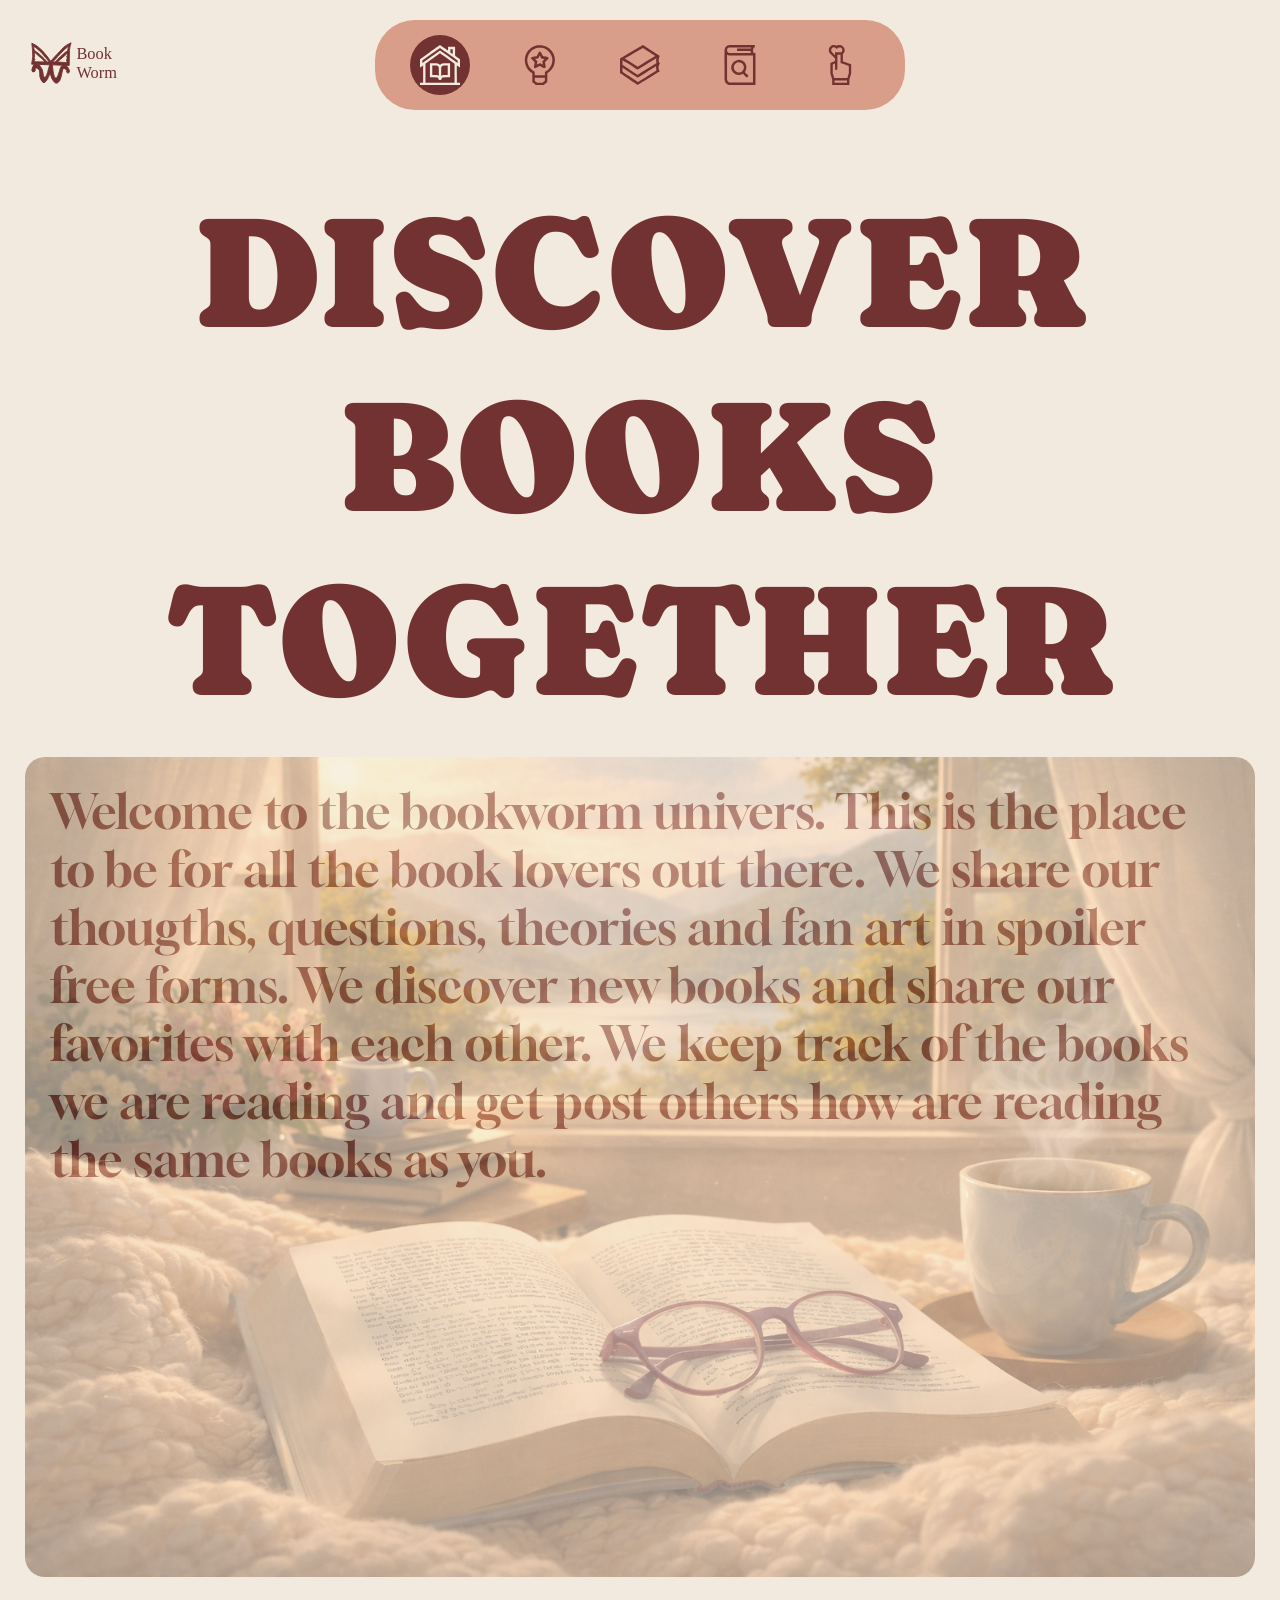
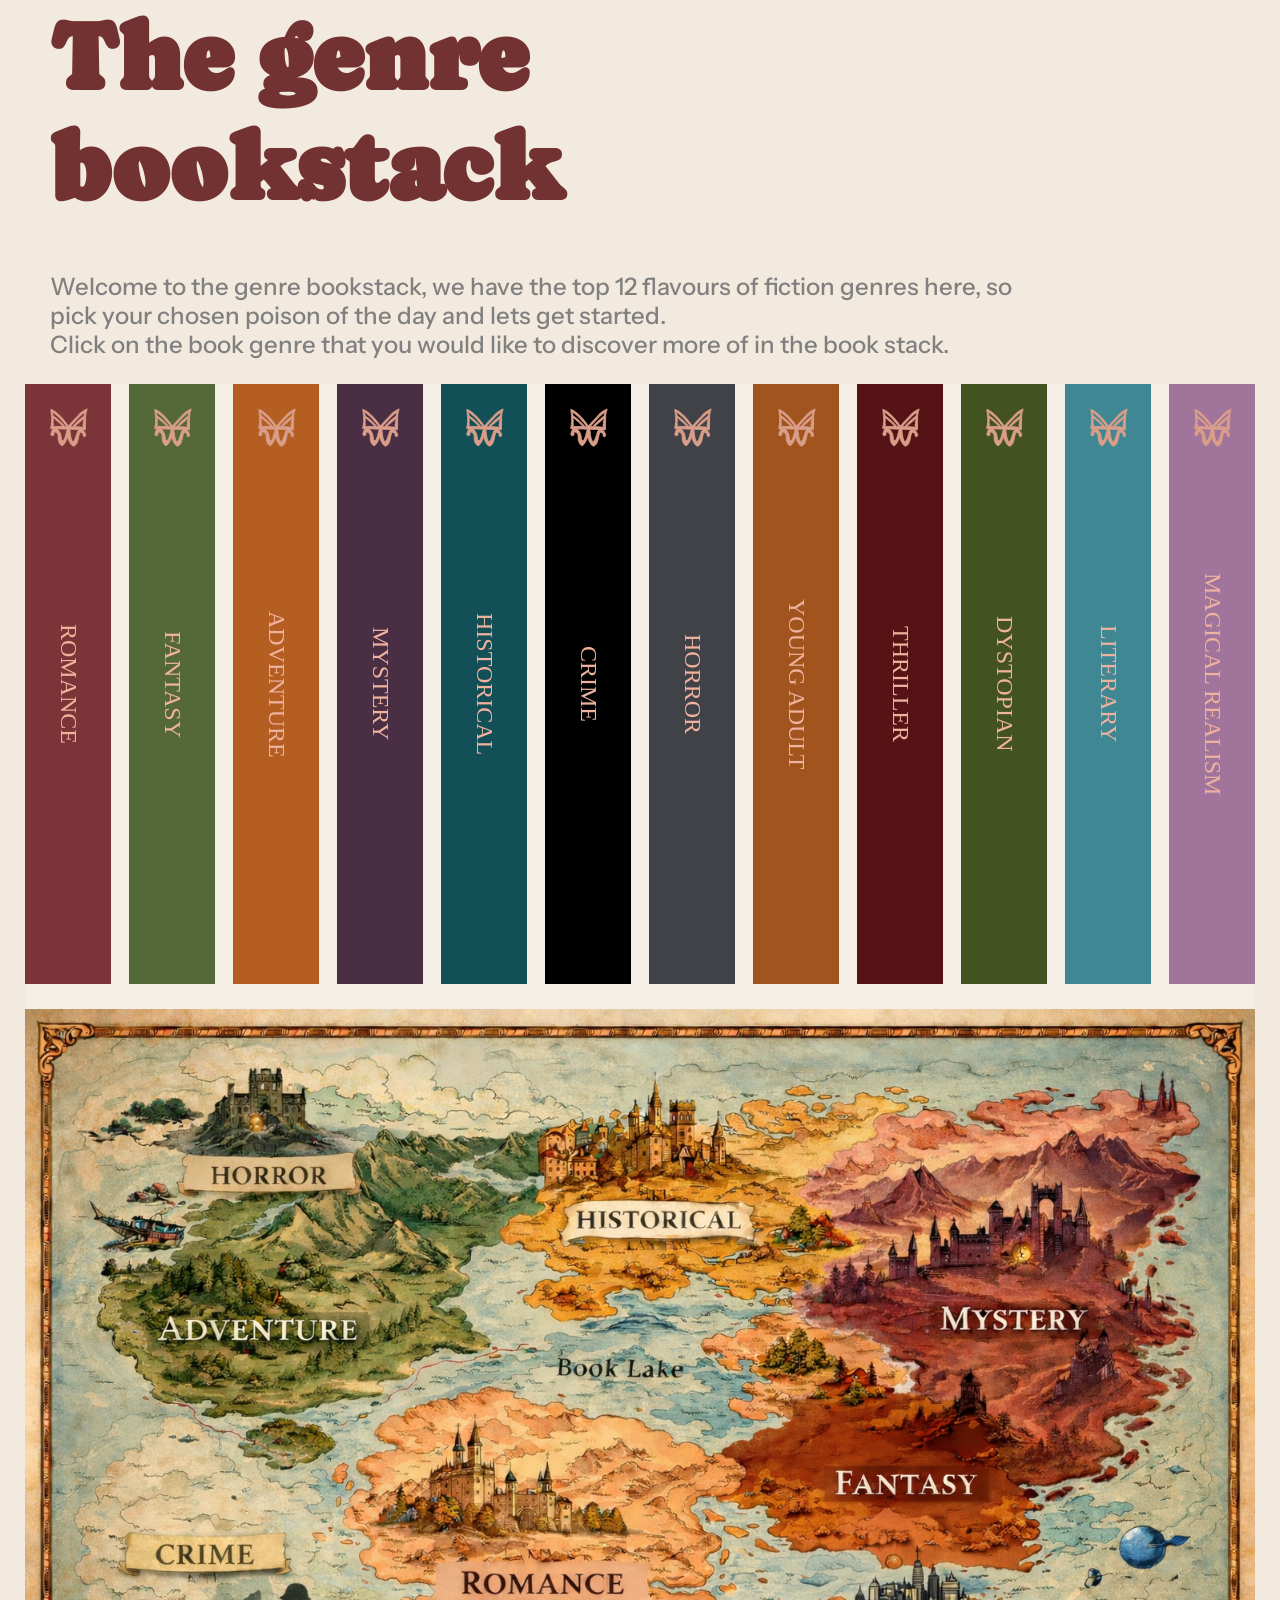
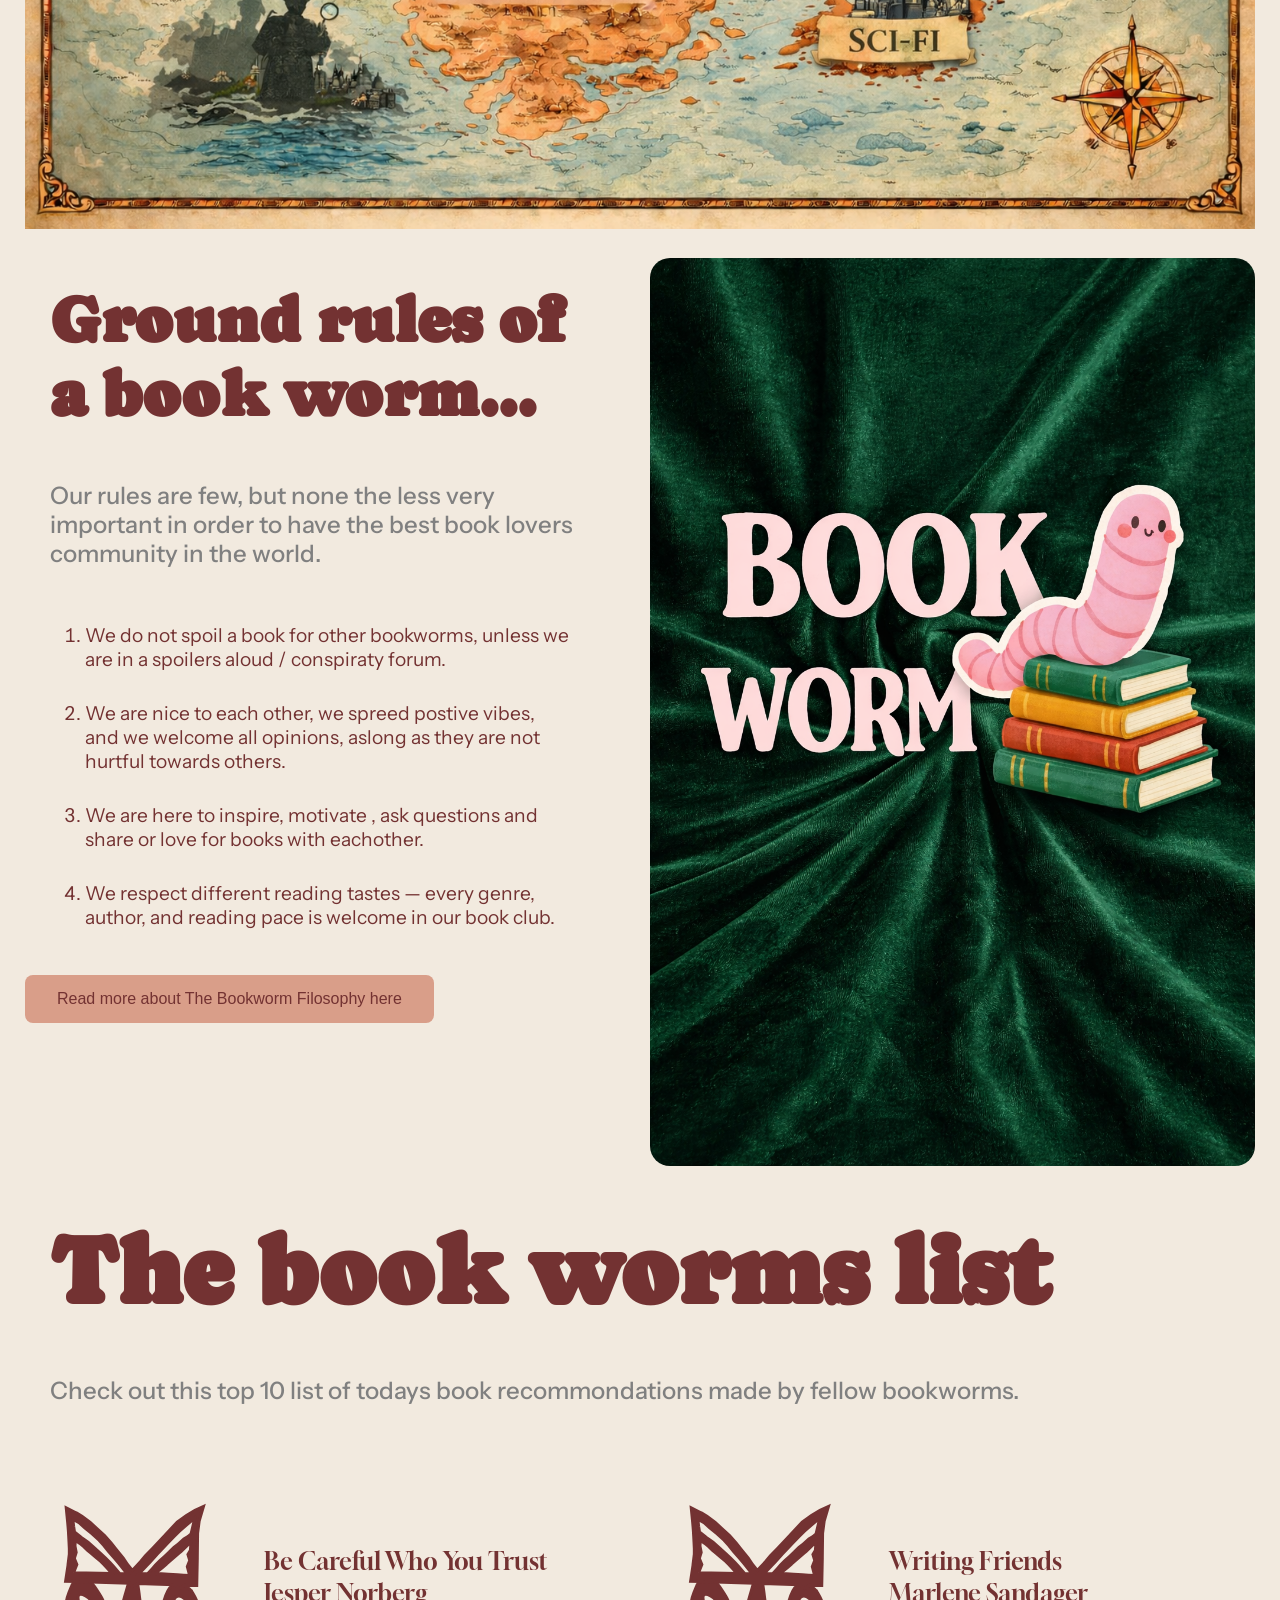
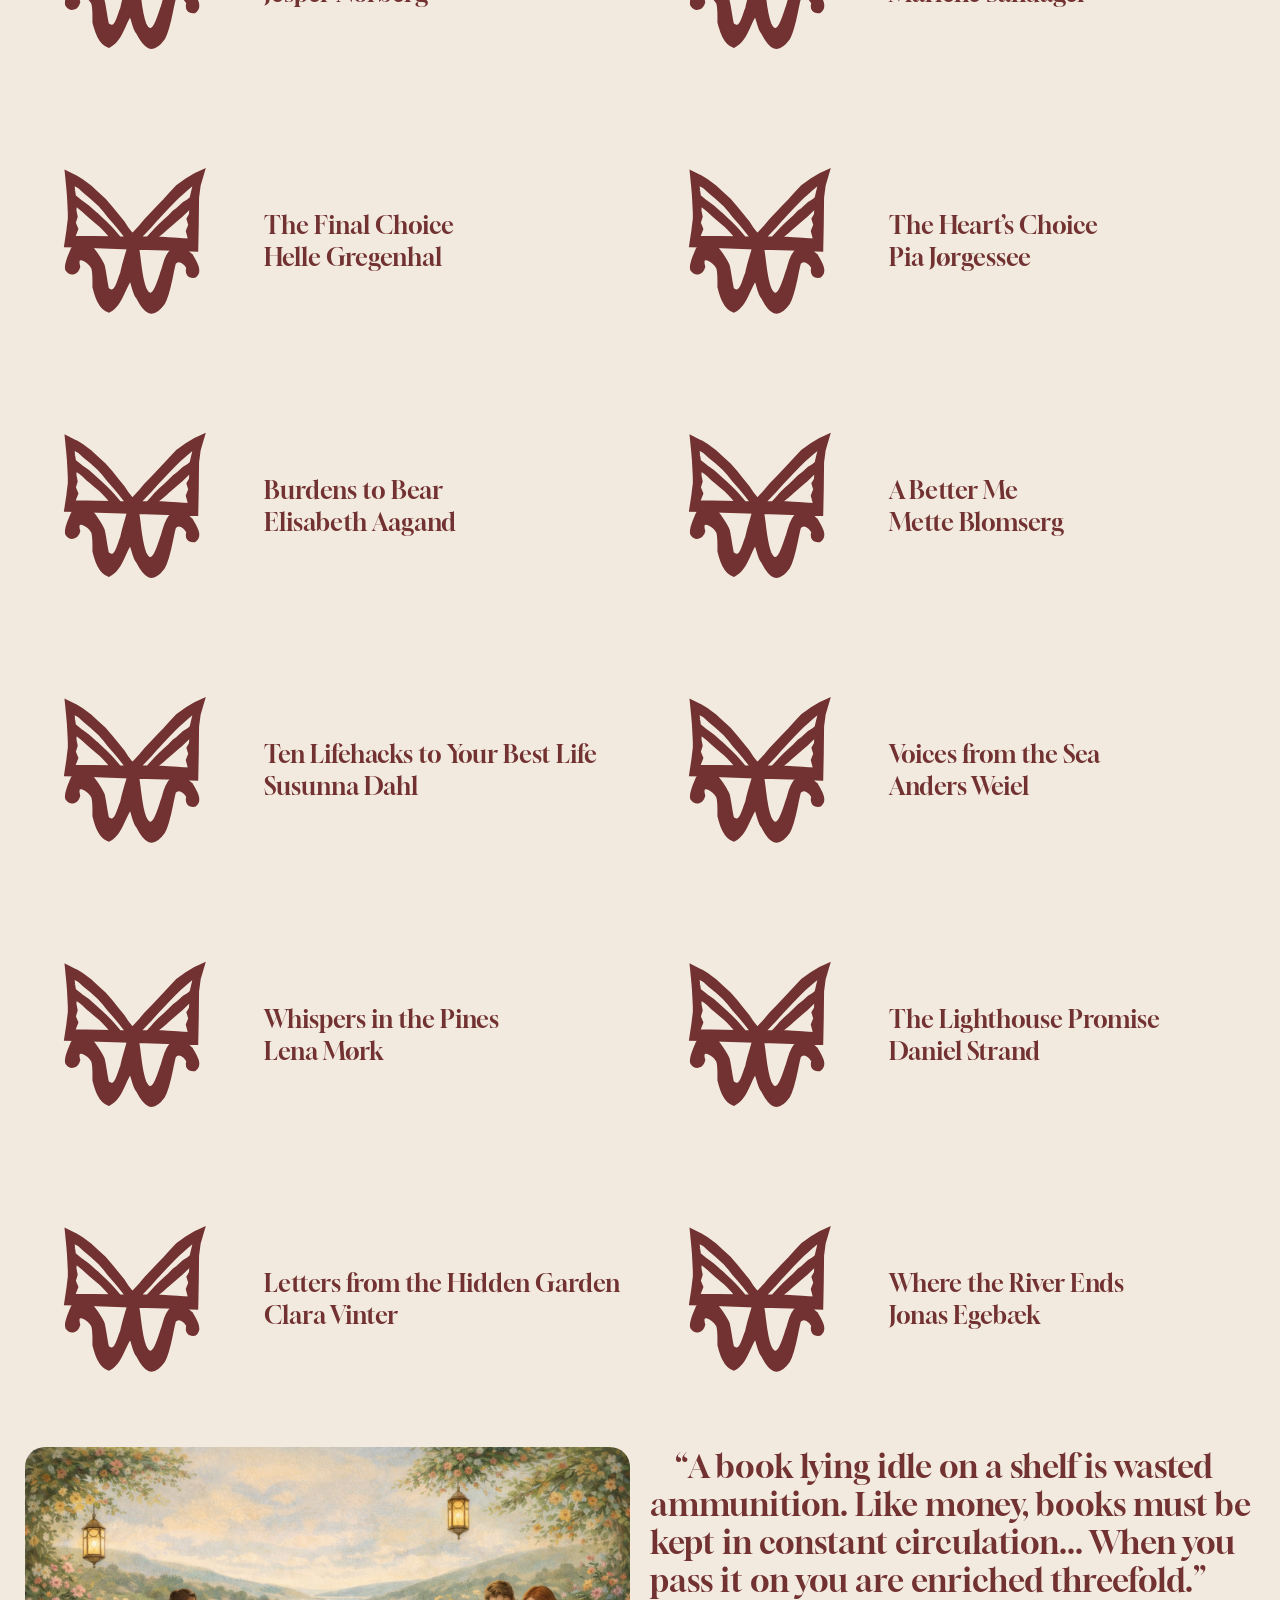
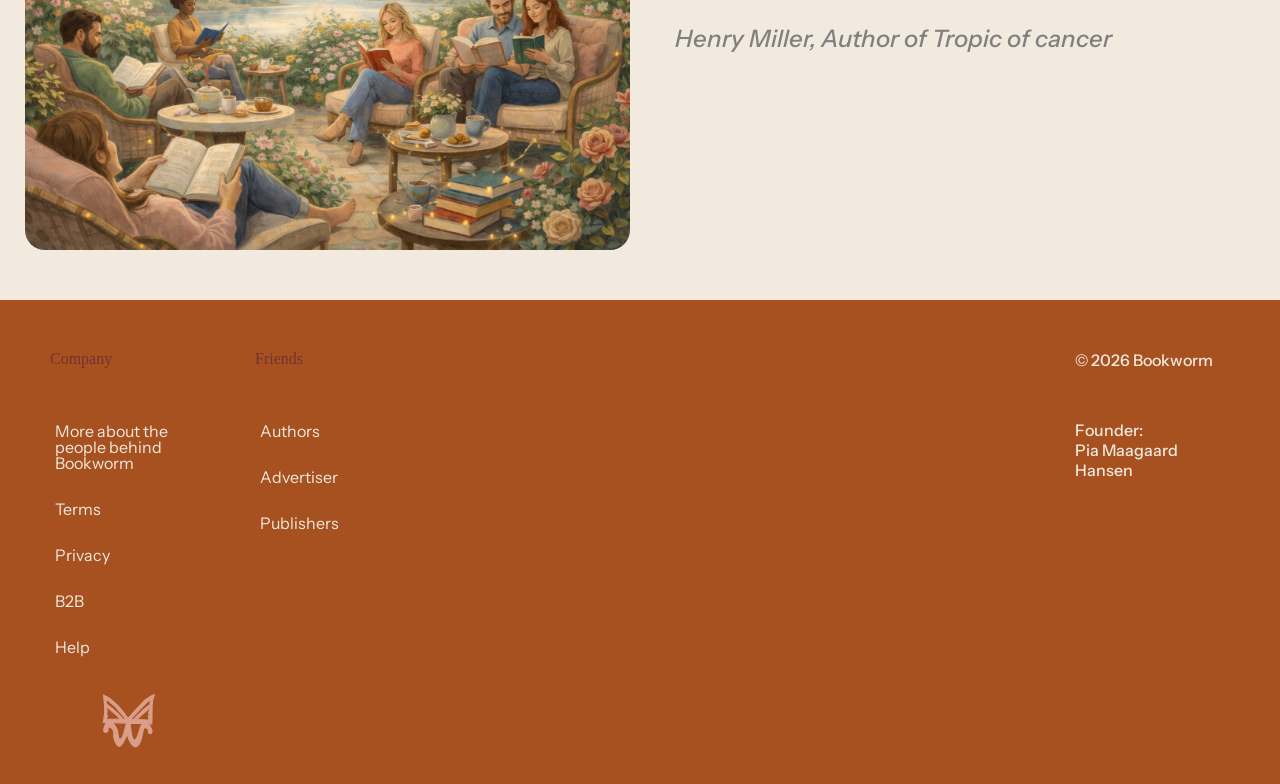
<file: index.html>
<!DOCTYPE html>
<html lang="da">

<head>
    <meta charset="utf-8">
    <meta name="viewport" content="width=device-width, initial-scale=1.0">
    <meta name="robots" content="noindex">
    <link rel="preconnect" href="https://fonts.googleapis.com">
    <link rel="preconnect" href="https://fonts.gstatic.com" crossorigin>
    <link
        href="https://fonts.googleapis.com/css2?family=Autour+One&family=Caprasimo&family=Gloock&family=Instrument+Sans:ital,wght@0,400..700;1,400..700&display=swap"
        rel="stylesheet">
    <link rel="icon" href="favicon.ico" type="image/x-icon">
    <link rel="stylesheet" href="style.css">
    <link rel="stylesheet" href="layout.css">
    <title>homepage</title>
</head>

<body>
    <header class="grid_header">
        <div class="logo">
            <img src="logo1lang.svg" alt="logo">
        </div>
        <nav class="menu">
            <a class="active" href="index.html">
                <img src="icons/homepage_a.svg" alt="homepage">
            </a>

            <a href="suggestionpage.html">
                <img src="icons/suggest.svg" alt="suggestionpage">
            </a>

            <a href="librarypage.html">
                <img src="icons/library.svg" alt="librarypage">
            </a>

            <a href="search.html">
                <img src="icons/search.svg" alt="searchpage">
            </a>

            <a href="foryou.html">
                <img src="icons/foryou.svg" alt="foryoupage">
            </a>
        </nav>
        <div class="header-right"></div>
    </header>
    <main>
        <h1>DISCOVER<br>
            BOOKS<br>
            TOGETHER</h1>
        <section class="grid_1">
            <img src="imgs/firstimg.png" alt="picture of reading setting">
            <p>Welcome to the bookworm univers. This is the place to be for all the book lovers out there. We share
                our thougths,
                questions, theories and fan art in spoiler free forms. We discover new books and share our favorites
                with each other. We
                keep track of the books we are reading and get post others how are reading the same books as you.
            </p>
        </section>
        <h2>The genre<BR>bookstack</h2>
        <p>Welcome to the genre bookstack, we have the top 12 flavours of fiction genres here,
            so pick your chosen poison of the day and lets get started.<br> Click on the book genre that you would
            like
            to discover more
            of in the book stack.</p>
        <section class="grid_genre">
            <div class="book book1">
                <img src="logo2.svg" alt="logo">
                <a href="">ROMANCE</a>
            </div>

            <div class="book book2">
                <img src="logo2.svg" alt="logo">
                <a href="">FANTASY</a>
            </div>

            <div class="book book3">
                <img src="logo2.svg" alt="logo">
                <a href="">ADVENTURE</a>
            </div>

            <div class="book book4">
                <img src="logo2.svg" alt="logo">
                <a href="">MYSTERY</a>
            </div>

            <div class="book book5">
                <img src="logo2.svg" alt="logo">
                <a href="">HISTORICAL</a>
            </div>

            <div class="book book6">
                <img src="logo2.svg" alt="logo">
                <a href="">CRIME</a>
            </div>

            <div class="book book7">
                <img src="logo2.svg" alt="logo">
                <a href="">HORROR</a>
            </div>

            <div class="book book8">
                <img src="logo2.svg" alt="logo">
                <a href="">YOUNG ADULT</a>
            </div>

            <div class="book book9">
                <img src="logo2.svg" alt="logo">
                <a href="">THRILLER</a>
            </div>

            <div class="book book10">
                <img src="logo2.svg" alt="logo">
                <a href="">DYSTOPIAN</a>
            </div>

            <div class="book book11">
                <img src="logo2.svg" alt="logo">
                <a href="">LITERARY</a>
            </div>

            <div class="book book12">
                <img src="logo2.svg" alt="logo">
                <a href="">MAGICAL REALISM</a>
            </div>
        </section>

        <div class="map"><img src="imgs/secondimg.png" alt="map of genres"></div>

        <section class="grid_worm">
            <div>
                <h2>Ground rules of a book worm...</h2>
                <p>Our rules are few, but none the less very important in order to have the best book lovers
                    community in the world.</p>
                <ol>
                    <li>We do not spoil a book for other bookworms, unless we are in a spoilers aloud / conspiraty
                        forum.</li>
                    <li>We are nice to each other, we spreed postive vibes, and we welcome all opinions, aslong as
                        they are not hurtful towards
                        others.</li>
                    <li>We are here to inspire, motivate , ask questions and share or love for books with
                        eachother.
                    </li>
                    <li>We respect different reading tastes — every genre, author, and reading pace is welcome
                        in
                        our book club.</li>
                </ol>

                <button class="button">Read more about The Bookworm Filosophy here</button>

            </div>
            <img src="imgs/bookworm.png" alt="">
        </section>
        <div class="list10_text">
            <h2>The book worms list</h2>
            <p>Check out this top 10 list of todays book recommondations made by fellow bookworms.</p>
        </div>
        <section class="grid_10list">
            <section class="grid_3-5">
                <div><img src="logo1.svg" alt="logo"></div>
                <div><a href="">Be Careful Who You Trust<br>Jesper Norberg</a></div>
            </section>
            <section class="grid_3-5">
                <div><img src="logo1.svg" alt="logo"></div>
                <div><a href="">Writing Friends<br>Marlene Sandager</a></div>
            </section>
            <section class="grid_3-5">
                <div><img src="logo1.svg" alt="logo"></div>
                <div><a href="">The Final Choice<br>Helle Gregenhal</a></div>
            </section>
            <section class="grid_3-5">
                <div><img src="logo1.svg" alt="logo"></div>
                <div><a href="">The Heart’s Choice<br>Pia Jørgessee</a></div>
            </section>
            <section class="grid_3-5">
                <div><img src="logo1.svg" alt="logo"></div>
                <div><a href="">Burdens to Bear<br>Elisabeth Aagand</a></div>
            </section>
            <section class="grid_3-5">
                <div><img src="logo1.svg" alt="logo"></div>
                <div><a href="">A Better Me<br>Mette Blomserg</a></div>
            </section>
            <section class="grid_3-5">
                <div><img src="logo1.svg" alt="logo"></div>
                <div><a href="">Ten Lifehacks to Your Best Life<br>Susunna Dahl</a></div>
            </section>
            <section class="grid_3-5">
                <div><img src="logo1.svg" alt="logo"></div>
                <div><a href="">Voices from the Sea<br>Anders Weiel</a></div>
            </section>
            <section class="grid_3-5">
                <div><img src="logo1.svg" alt="logo"></div>
                <div><a href="">Whispers in the Pines<br>Lena Mørk</a></div>
            </section>
            <section class="grid_3-5">
                <div><img src="logo1.svg" alt="logo"></div>
                <div><a href="">The Lighthouse Promise<br>Daniel Strand</a></div>
            </section>
            <section class="grid_3-5">
                <div><img src="logo1.svg" alt="logo"></div>
                <div><a href="">Letters from the Hidden Garden<br>Clara Vinter</a></div>
            </section>
            <section class="grid_3-5">
                <div><img src="logo1.svg" alt="logo"></div>
                <div><a href="">Where the River Ends<br>Jonas Egebæk</a></div>
            </section>
        </section>
        <section class="grid_citat">
            <img src="imgs/readinggroup.png" alt="group of people sitting and reading">
            <div>
                <q>A book lying idle on a shelf is wasted ammunition. Like money, books must be kept in constant
                    circulation... When you
                    pass it on you are enriched threefold.</q>
                <p>Henry Miller, Author of Tropic of cancer</p>
            </div>
        </section>
    </main>
    <footer class="grid_footer">
        <div class="company">
            <div>
                <h3>Company</h3>
                <ul>
                    <li>
                        <a href="">More about the people behind Bookworm</a>
                    </li>
                    <li><a href="">Terms</a></li>
                    <li><a href="">Privacy</a></li>
                    <li><a href="">B2B</a></li>
                    <li><a href="">Help</a></li>
                </ul>
            </div>
            <div class="logo">
                <img src="logo2.svg" alt="logo">
            </div>
        </div>
        <div class="friends">
            <h3>Friends</h3>
            <ul>
                <li><a href="">Authors</a></li>
                <li><a href="">Advertiser</a></li>
                <li><a href="">Publishers</a>
                </li>
            </ul>
        </div>
        <div class="founder">
            <p>© 2026 Bookworm</p>
            <p>Founder:<br> Pia Maagaard Hansen</p>
        </div>
    </footer>

</body>

</html>
</file>
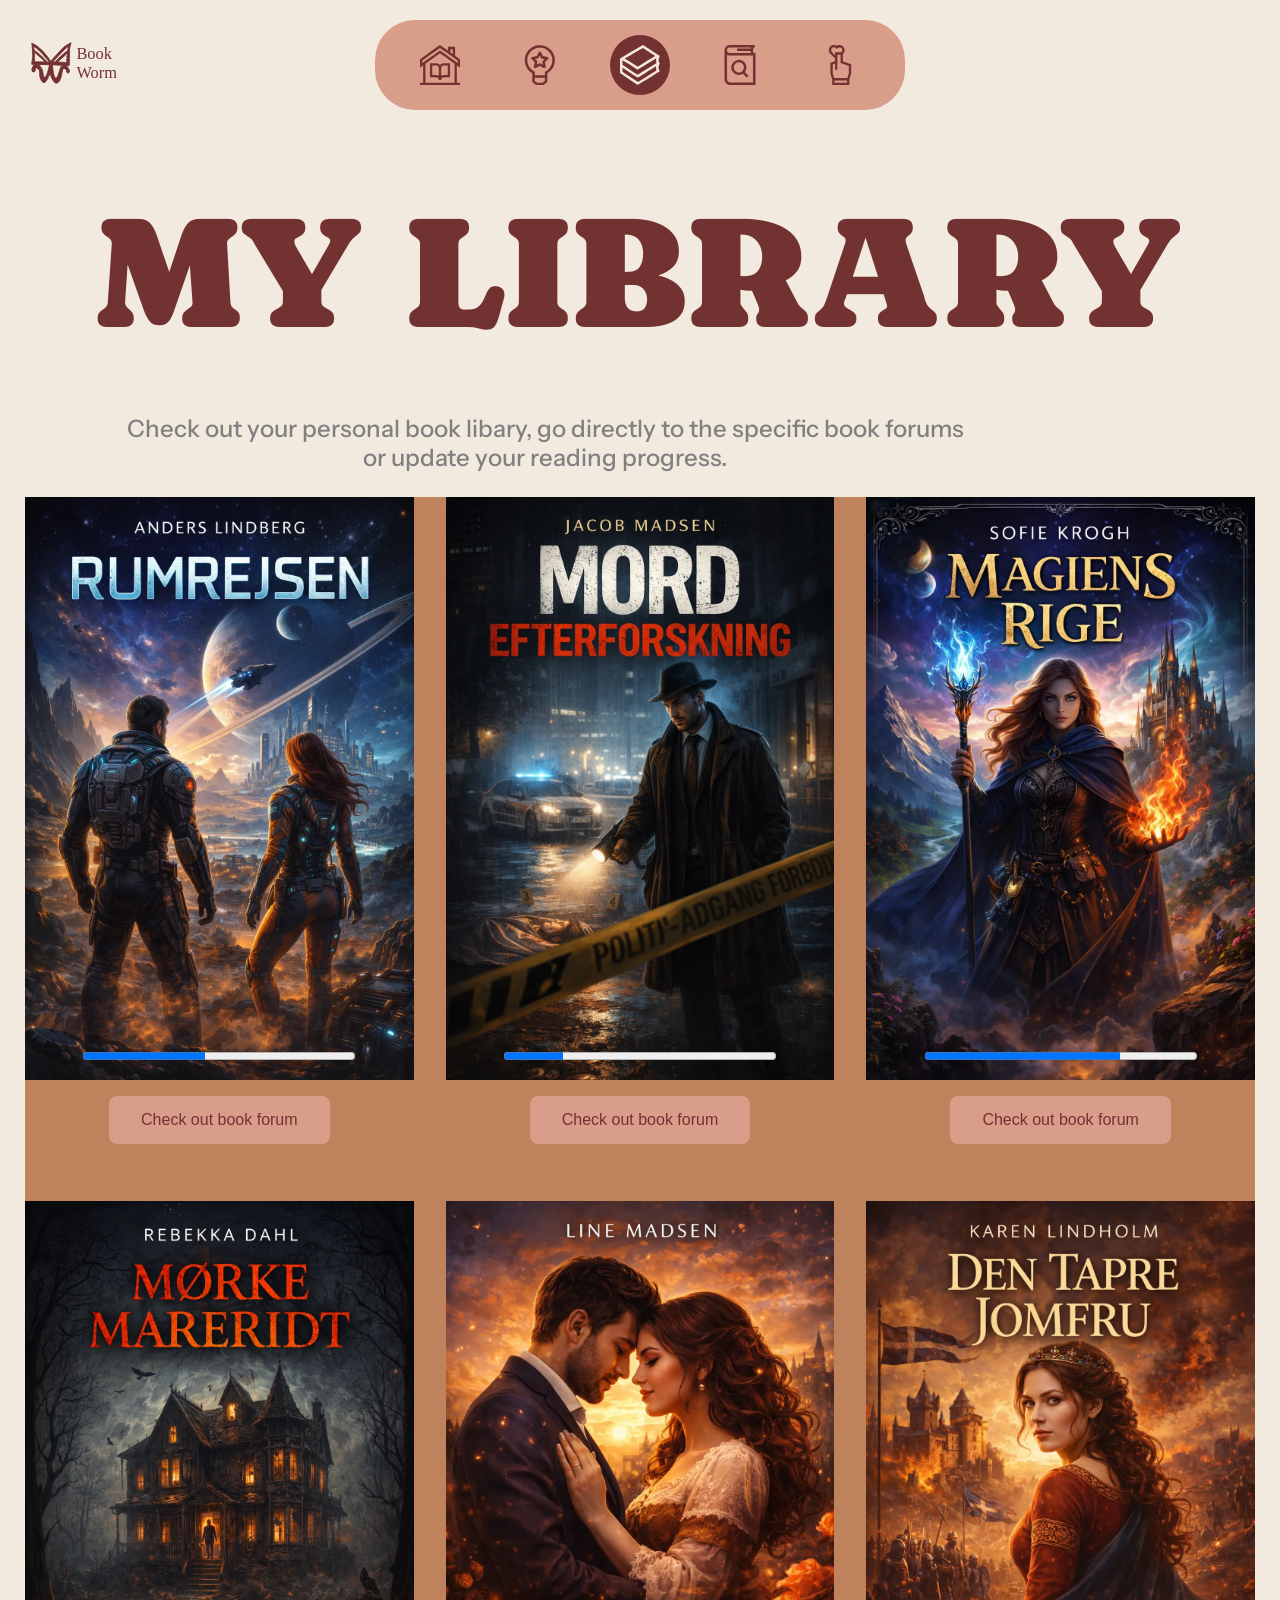
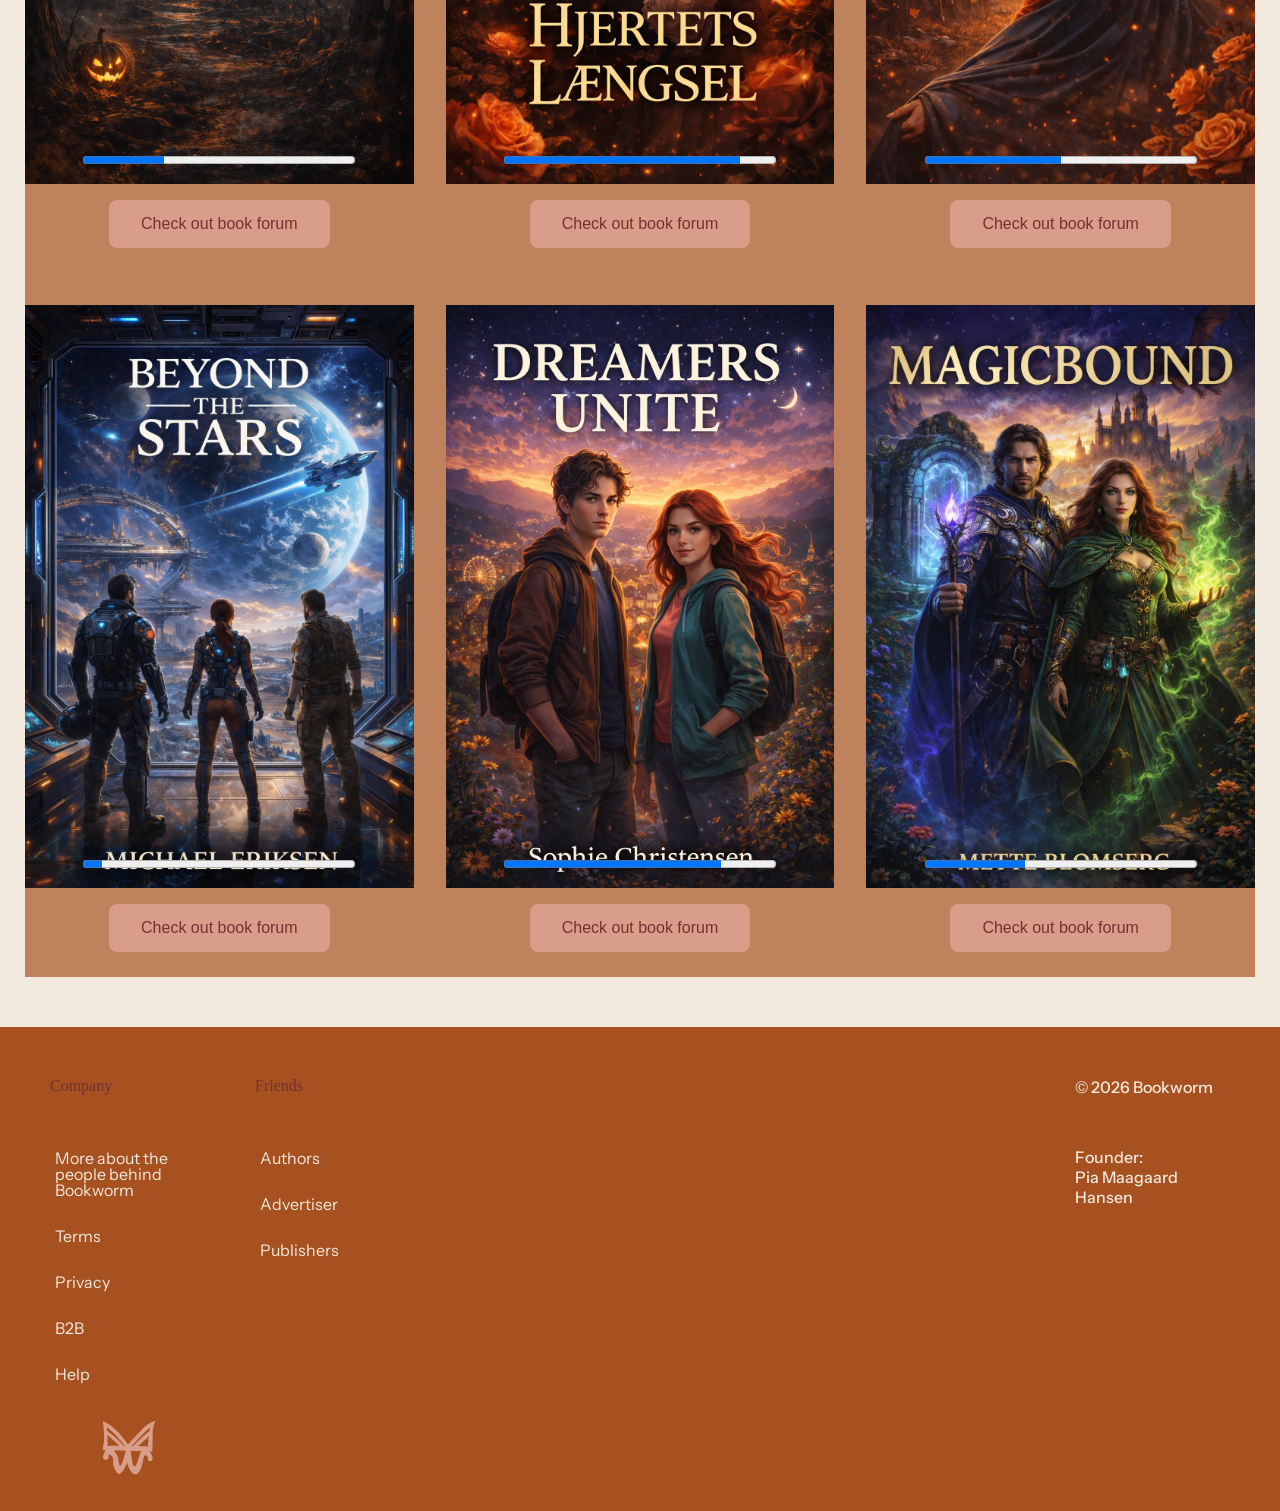
<file: librarypage.html>
<!DOCTYPE html>
<html lang="da">

<head>
    <meta charset="utf-8">
    <meta name="viewport" content="width=device-width, initial-scale=1.0">
    <meta name="robots" content="noindex">
    <link rel="preconnect" href="https://fonts.googleapis.com">
    <link rel="preconnect" href="https://fonts.gstatic.com" crossorigin>
    <link rel="icon" href="favicon.ico" type="image/x-icon">
    <link
        href="https://fonts.googleapis.com/css2?family=Autour+One&family=Caprasimo&family=Gloock&family=Instrument+Sans:ital,wght@0,400..700;1,400..700&display=swap"
        rel="stylesheet">
    <link rel="stylesheet" href="style.css">
    <link rel="stylesheet" href="layout.css">
    <title>librarypage</title>
</head>

<body>
    <header class="grid_header">
        <div class="logo">
            <img src="logo1lang.svg" alt="logo">
        </div>
        <nav class="menu">
            <a href="index.html">
                <img src="icons/homepage.svg" alt="homepage">
            </a>

            <a href="suggestionpage.html">
                <img src="icons/suggest.svg" alt="suggestionpage">
            </a>

            <a class="active" href="librarypage.html">
                <img src="icons/library_a.svg" alt="librarypage">
            </a>

            <a href="search.html">
                <img src="icons/search.svg" alt="searchpage">
            </a>

            <a href="foryou.html">
                <img src="icons/foryou.svg" alt="foryoupage">
            </a>
        </nav>
        <div class="header-right"></div>
    </header>
    <main>
        <div class="librarytitle">
            <h1>MY LIBRARY</h1>
            <p>Check out your personal book libary, go directly to the specific book forums<br> or update your reading
                progress.</p>
        </div>
        <section class="grid_book">
            <div>
                <section class="grid_libcover">
                    <img src="imgs/Bøger/rumrejsen.webp" alt="rumrejsen book">
                    <label for="file1">Reading status: cpt. 18 </label>
                    <progress id="file1" value="45" max="100"> 45% </progress>
                </section>
                <button class="button">Check out book forum</button>
            </div>
            <div>
                <section class="grid_libcover">
                    <img src="imgs/Bøger/mordefterforskningbog.webp" alt="mordefterforskning book">
                    <label for="file2">Reading status: cpt. 9 </label>
                    <progress id="file2" value="22" max="100"> 22,5% </progress>
                </section>
                <button class="button">Check out book forum</button>
            </div>
            <div>
                <section class="grid_libcover">
                    <img src="imgs/Bøger/magiensrige.webp" alt="magiensrige book">
                    <label for="file3">Reading status: cpt.29 </label>
                    <progress id="file3" value="72" max="100"> 72,5% </progress>
                </section>
                <button class="button">Check out book forum</button>
            </div>
            <div>
                <section class="grid_libcover">
                    <img src="imgs/Bøger/mørkemareridt.webp" alt="mørkemareridt book">
                    <label for="file4">Reading status: cpt. 12 </label>
                    <progress id="file4" value="30" max="100"> 30% </progress>
                </section>
                <button class="button">Check out book forum</button>
            </div>
            <div>
                <section class="grid_libcover">
                    <img src="imgs/Bøger/hjertetlængsel.webp" alt="hjertetlængsel book">
                    <label for="file5">Reading status: cpt.35 </label>
                    <progress id="file5" value="87" max="100"> 87,5% </progress>
                </section>
                <button class="button">Check out book forum</button>
            </div>
            <div>
                <section class="grid_libcover">
                    <img src="imgs/Bøger/dentaprejomfru.webp" alt="dentaprejomfru book">
                    <label for="file6">Reading status: cpt. 20</label>
                    <progress id="file6" value="50" max="100"> 50% </progress>
                </section>
                <button class="button">Check out book forum</button>
            </div>
            <div>
                <section class="grid_libcover">
                    <img src="imgs/Bøger/beyoundthestars.webp" alt="beyoundthestars book">
                    <label for="file7">Reading status: cpt.3 </label>
                    <progress id="file7" value="7" max="100"> 7,5% </progress>
                </section>
                <button class="button">Check out book forum</button>
            </div>
            <div>
                <section class="grid_libcover">
                    <img src="imgs/Bøger/dreamersunite.webp" alt="dreamersunite book">
                    <label for="file8">Reading status: cpt.32 </label>
                    <progress id="file8" value="80" max="100"> 80% </progress>
                </section>
                <button class="button">Check out book forum</button>
            </div>
            <div>
                <section class="grid_libcover">
                    <img src="imgs/Bøger/magicbound.webp" alt="magicbound book">
                    <label for="file9">Reading status: cpt.15 </label>
                    <progress id="file9" value="37" max="100"> 37,5% </progress>
                </section>
                <button class="button">Check out book forum</button>
            </div>
        </section>

    </main>
    <footer class="grid_footer">
        <div class="company">
            <div>
                <h3>Company</h3>
                <ul>
                    <li>
                        <a href="">More about the people behind Bookworm</a>
                    </li>
                    <li><a href="">Terms</a></li>
                    <li><a href="">Privacy</a></li>
                    <li><a href="">B2B</a></li>
                    <li><a href="">Help</a></li>
                </ul>
            </div>
            <div class="logo">
                <img src="logo2.svg" alt="logo">
            </div>
        </div>
        <div class="friends">
            <h3>Friends</h3>
            <ul>
                <li><a href="">Authors</a></li>
                <li><a href="">Advertiser</a></li>
                <li><a href="">Publishers</a>
                </li>
            </ul>
        </div>
        <div class="founder">
            <p>© 2026 Bookworm</p>
            <p>Founder:<br> Pia Maagaard Hansen</p>
        </div>
    </footer>
</body>
</file>
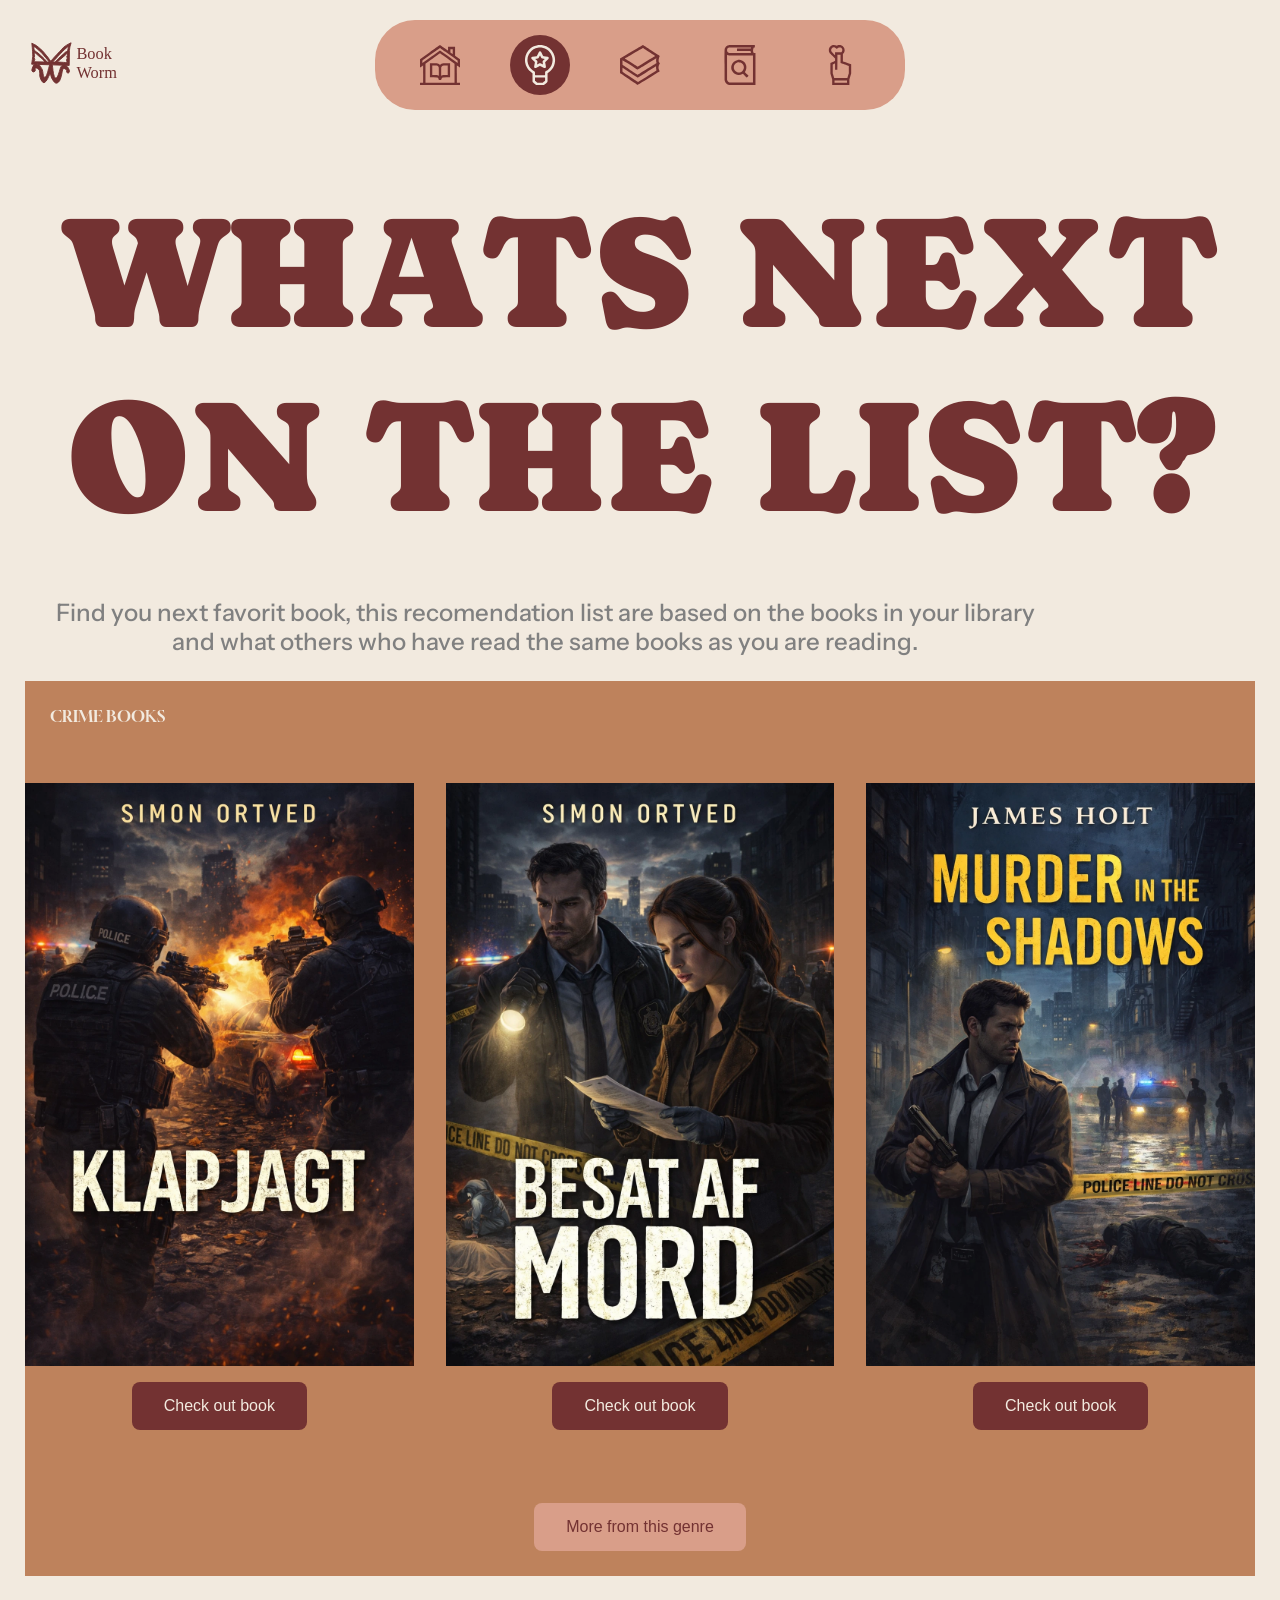
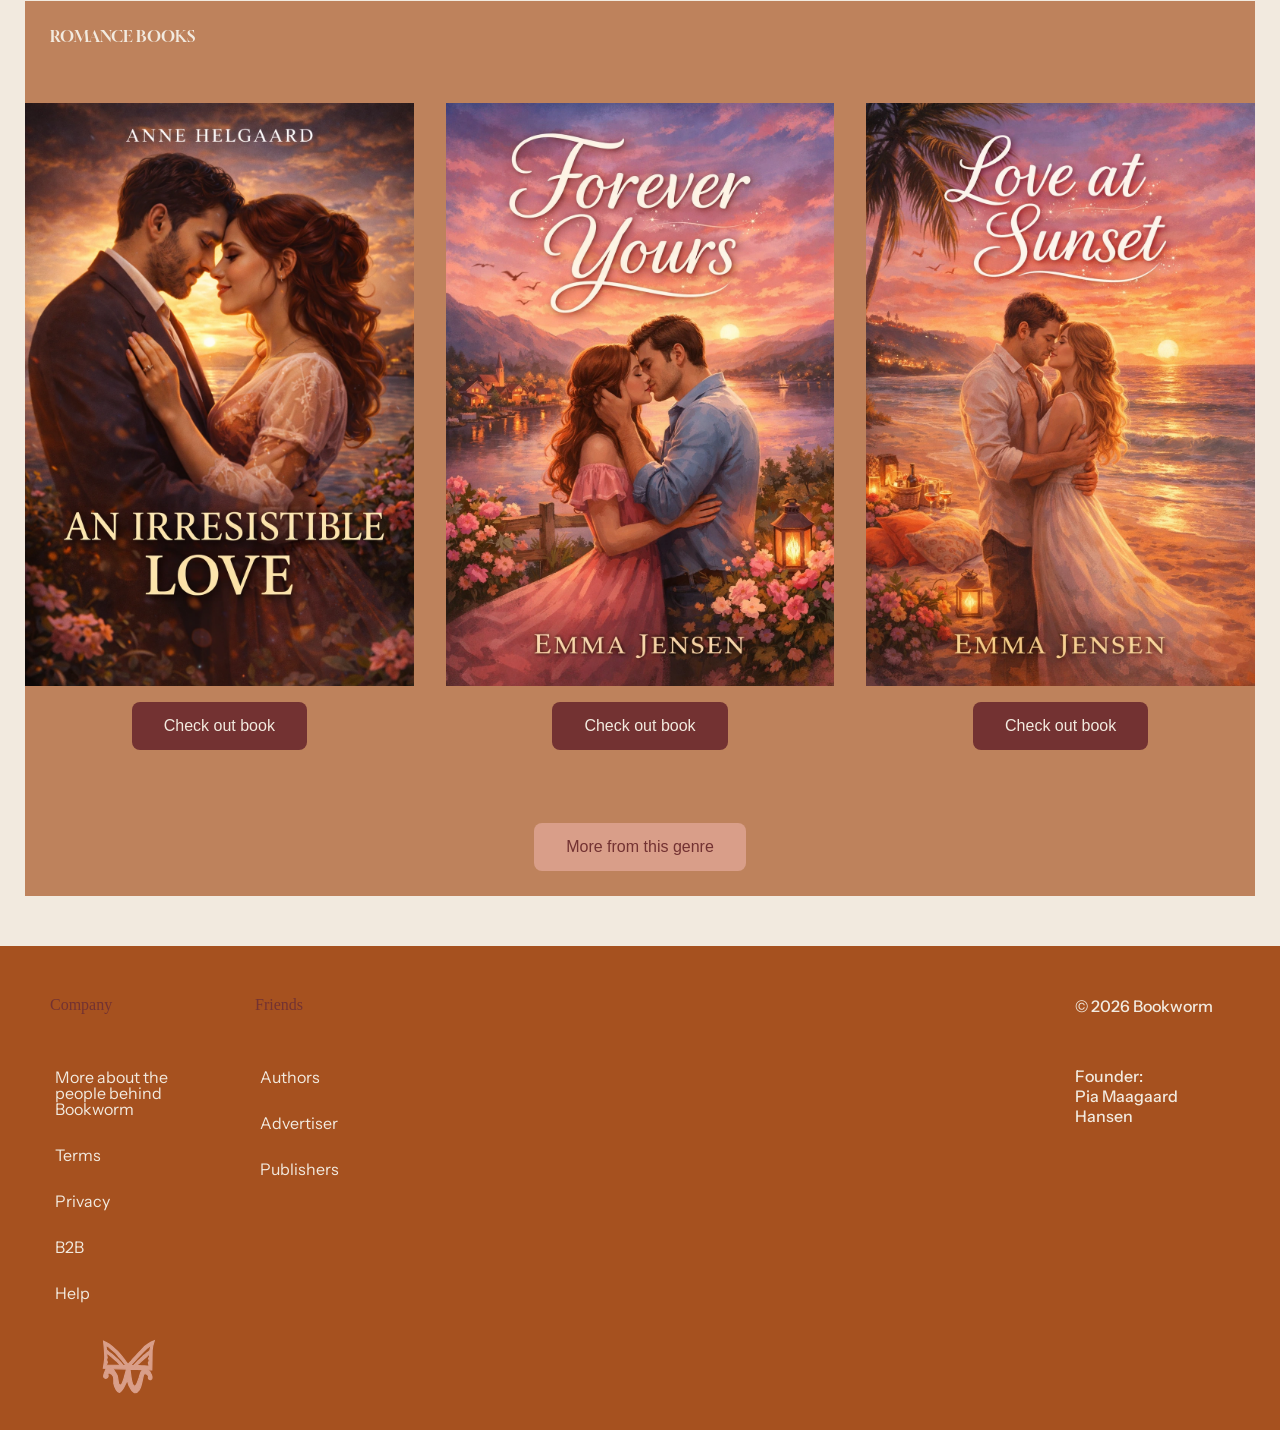
<file: suggestionpage.html>
<!DOCTYPE html>
<html lang="da">

<head>
    <meta charset="utf-8">
    <meta name="viewport" content="width=device-width, initial-scale=1.0">
    <meta name="robots" content="noindex">
    <link rel="preconnect" href="https://fonts.googleapis.com">
    <link rel="preconnect" href="https://fonts.gstatic.com" crossorigin>
    <link rel="icon" href="favicon.ico" type="image/x-icon">
    <link
        href="https://fonts.googleapis.com/css2?family=Autour+One&family=Caprasimo&family=Gloock&family=Instrument+Sans:ital,wght@0,400..700;1,400..700&display=swap"
        rel="stylesheet">
    <link rel="stylesheet" href="style.css">
    <link rel="stylesheet" href="layout.css">
    <title>suggestionpage</title>
</head>

<body>
    <header class="grid_header">
        <div class="logo">
            <img src="logo1lang.svg" alt="logo">
        </div>
        <nav class="menu">
            <a href="index.html">
                <img src="icons/homepage.svg" alt="homepage">
            </a>

            <a class="active" href="suggestionpage.html">
                <img src="icons/suggest_a.svg" alt="suggestionpage">
            </a>

            <a href="librarypage.html">
                <img src="icons/library.svg" alt="librarypage">
            </a>

            <a href="search.html">
                <img src="icons/search.svg" alt="searchpage">
            </a>

            <a href="foryou.html">
                <img src="icons/foryou.svg" alt="foryoupage">
            </a>
        </nav>
        <div class="header-right"></div>
    </header>
    <main>
        <div class="librarytitle">
            <h1>WHATS NEXT ON THE LIST?</h1>
            <p>Find you next favorit book, this recomendation list are based on the books in your library and what
                others who have read the same books as you are reading.</p>
        </div>
        <section class="grid_book">
            <h3>CRIME BOOKS</h3>
            <div>
                <section class="genre_book">
                    <img src="imgs/genre_suggest/crime/crime1.webp" alt="crime1 book">
                    <button class="button">Check out book</button>
                </section>
            </div>
            <div>
                <section class="genre_book">
                    <img src="imgs/genre_suggest/crime/crime2.webp" alt="crime2 book">
                    <button class="button">Check out book</button>
                </section>
            </div>
            <div>
                <section class="genre_book">
                    <img src="imgs/genre_suggest/crime/crime3.webp" alt="crime3 book">
                    <button class="button">Check out book</button>
                </section>
            </div>
            <button class="button">More from this genre</button>
        </section>
        <section class="grid_book">
            <h3>ROMANCE BOOKS</h3>
            <div>
                <section class="genre_book">
                    <img src="imgs/genre_suggest/romance/romance1.webp" alt="rom1 book">
                    <button class="button">Check out book</button>
                </section>
            </div>
            <div>
                <section class="genre_book">
                    <img src="imgs/genre_suggest/romance/romance2.webp" alt="rom2 book">
                    <button class="button">Check out book</button>
                </section>
            </div>
            <div>
                <section class="genre_book">
                    <img src="imgs/genre_suggest/romance/romance3.webp" alt="rom3 book">
                    <button class="button">Check out book</button>
                </section>
            </div>
            <button class="button">More from this genre</button>
        </section>
    </main>
    <footer class="grid_footer">
        <div class="company">
            <div>
                <h3>Company</h3>
                <ul>
                    <li>
                        <a href="">More about the people behind Bookworm</a>
                    </li>
                    <li><a href="">Terms</a></li>
                    <li><a href="">Privacy</a></li>
                    <li><a href="">B2B</a></li>
                    <li><a href="">Help</a></li>
                </ul>
            </div>
            <div class="logo">
                <img src="logo2.svg" alt="logo">
            </div>
        </div>
        <div class="friends">
            <h3>Friends</h3>
            <ul>
                <li><a href="">Authors</a></li>
                <li><a href="">Advertiser</a></li>
                <li><a href="">Publishers</a>
                </li>
            </ul>
        </div>
        <div class="founder">
            <p>© 2026 Bookworm</p>
            <p>Founder:<br> Pia Maagaard Hansen</p>
        </div>
    </footer>
</body>
</file>
<file: style.css>
/*************** Reset *********************/
* {
  margin: 0;
  padding: 0;
  box-sizing: border-box;
}
img {
  width: 100%;
  height: auto;
}

/********** fonts *******/
/*
@font-face {
  font-family: Autour;
  src: url("typografi/Autour_One/11zon_AutourOne-Regular.woff") format("woff");
}*/
.autour-one-regular {
  font-family: "Autour One", system-ui;
  font-style: normal;
}
/*
@font-face {
  font-family: Caprasimo;
  src: url("typografi/Caprasimo/11zon_Caprasimo-Regular.woff") format("woff");
}*/
.caprasimo-regular {
  font-family: "Caprasimo", serif;
  font-weight: 400;
  font-style: normal;
}
/*
@font-face {
  font-family: Gloock;
  src: url("typografi/Gloock/11zon_Gloock-Regular.woff") format("woff");
}*/
.gloock-regular {
  font-family: "Gloock", serif;
  font-weight: 400;
  font-style: normal;
}
/*
@font-face {
  font-family: Instrument;
  src: url("typografi/Instrument_Sans/11zon_InstrumentSans-VariableFont_wdth,wght.woff") format("woff");
}*/
.instrument-sans {
  font-family: "Instrument Sans", sans-serif;
  font-optical-sizing: auto;
  font-style: normal;
  font-variation-settings: "wdth" 100;
}

/***** Desktop ******/
@media (min-width: 1001px) {
  /***** MENU ******/
  .logo img {
    height: 70px;
  }
  .menu {
    background-color: #d99e89; /* farven bag menuen */
    display: flex;
    justify-content: space-around;
    align-items: center;
    padding: 15px; /* adds space inside the menu */
    border-radius: 40px; /* rounded menu edges */
  }
  .menu a {
    display: flex;
    align-items: center;
    justify-content: center;
    width: 60px;
    height: 60px;
    border-radius: 50%;
    margin-left: 20px;
    margin-right: 20px;
  }

  .menu img {
    width: 40px;
    height: auto;
  }

  .menu a.active {
    background-color: #733232;
  }

  .menu a:hover img {
    transform: scale(1.2);
    opacity: 0.8;
  }

  /****** TEKST *****/
  h1 {
    color: #733232;
    font-family: Caprasimo;
    font-size: 10em;
    font-weight: 100;
    padding: 25px;
    text-transform: uppercase;
    text-align: center;
  }
  h2 {
    color: #733232;
    font-family: Caprasimo;
    font-size: 6em;
    font-weight: 800;
    padding: 25px;
  }
  h3 {
    color: #733232;
    font-family: Autour;
    font-size: 1em;
    font-weight: 100;
    padding: 25px;
  }
  p {
    color: grey;
    font-family: Instrument Sans;
    font-size: 150%;
    font-weight: 500;
    padding: 25px;
    max-width: 65ch;
  }
  li {
    color: #733232;
    font-family: Instrument Sans;
    font-size: 1.2rem;
    line-height: 1.5rem;
    margin: 30px;
  }
  q {
    color: #733232;
    font-family: Gloock;
    font-size: 2em;
    font-weight: 100;
    padding: 25px;
  }
  /** first img, text over img **/
  .grid_1 p {
    color: #733232;
    font-family: Gloock;
    font-size: 300%;
    font-weight: 500;
    padding: 25px;
    max-width: 65ch;
  }
  .grid_1 img {
    opacity: 0.5;
    border-radius: 20px;
  }
  /** Bookworm list **/
  .grid_worm ol {
    color: #733232;
    font-family: Instrument Sans;
    font-size: 1.5rem;
    line-height: 1.5rem;
    margin: 30px;
  }
  .grid_worm h2 {
    color: #733232;
    font-family: Caprasimo;
    font-size: 4em;
    font-weight: 800;
    padding: 25px;
  }
  .grid_worm img {
    border-radius: 20px;
  }
  /** Genre links **/
  .book a {
    color: #efb29e;
    text-decoration: none;
    font-size: 1.5rem;
    font-weight: 400;
  }
  /** top ti liste **/
  .grid_3-5 a {
    color: #733232;
    text-decoration: none;
    font-family: Gloock;
    font-size: 1.5rem;
    line-height: 2rem;
    text-align: center;
  }
  .grid_citat p {
    font-style: italic;
  }
  .grid_citat img {
    border-radius: 20px;
  }
  /*****library books*****/
  .librarytitle p {
    text-align: center;
    place-self: center;
  }
  .grid_book {
    background-color: #a6511fac;
    margin-bottom: 25px;
  }
  .grid_book h3 {
    color: #f2eadf;
    font-family: Gloock;
  }
}

/***** MOBIL ******/
@media screen and (max-width: 1000px) {
  /***** MENU ******/
  .logo img {
    height: 70px;
  }
  .menu {
    background-color: #d99e89; /* farven bag menuen */
    display: flex;
    justify-content: space-around;
    align-items: center;
    padding: 15px; /* adds space inside the menu */
    border-radius: 40px; /* rounded menu edges */
  }
  .menu a {
    display: flex;
    align-items: center;
    justify-content: center;
    width: 60px;
    height: 60px;
    border-radius: 50%;
  }

  .menu img {
    width: 40px;
    height: auto;
  }

  .menu a.active {
    background-color: #733232;
  }

  .menu a:hover img {
    transform: scale(1.2);
    opacity: 0.8;
  }
  /****** TEKST *****/
  h1 {
    color: #733232;
    font-family: Caprasimo;
    font-size: 4em;
    font-weight: 100;
    padding: 25px;
    text-transform: uppercase;
    text-align: center;
  }
  h2 {
    color: #733232;
    font-family: Caprasimo;
    font-size: 4em;
    font-weight: 800;
    padding: 25px;
  }
  h3 {
    color: #733232;
    font-family: Autour;
    font-size: 3em;
    font-weight: 100;
    padding: 25px;
  }
  p {
    color: grey;
    font-family: Instrument Sans;
    font-size: 125%;
    font-weight: 500;
    padding: 25px;
    max-width: 65ch;
  }
  li {
    color: #733232;
    font-family: Instrument Sans;
    font-size: 1rem;
    line-height: 1.5rem;
    margin: 30px;
  }
  q {
    color: #733232;
    font-family: Gloock;
    font-size: 2.5em;
    font-weight: 100;
    padding: 25px;
  }
  /** first img, text over img **/
  .grid_1 p {
    color: #733232;
    font-family: Gloock;
    font-size: 100%;
    font-weight: 500;
    padding: 25px;
    max-width: 65ch;
  }
  .grid_1 img {
    border-radius: 20px;
    opacity: 0.5;
  }
  /** Bookworm list **/
  .grid_worm ol {
    color: #733232;
    font-family: Instrument Sans;
    font-size: 1.2rem;
    line-height: 1.5rem;
    margin: 30px;
  }
  .grid_worm h2 {
    color: #733232;
    font-family: Caprasimo;
    font-size: 4em;
    font-weight: 800;
    padding: 25px;
  }
  .grid_worm img {
    border-radius: 20px;
  }
  /** Genre links **/
  .book a {
    color: #efb29e;
    text-decoration: none;
    font-size: 1.8rem;
    font-weight: 400;
  }
  /** top ti liste **/
  .grid_3-5 a {
    color: #733232;
    text-decoration: none;
    font-family: Gloock;
    font-size: 1rem;
    line-height: 2rem;
    text-align: center;
  }
  .grid_citat img {
    border-radius: 20px;
  }
  /*****library books*****/
  .grid_book {
    background-color: #a6511fac;
    margin-bottom: 25px;
  }
  .grid_book h3 {
    color: #f2eadf;
    font-family: Gloock;
  }
}
/*genre book stack*/
/* colors */
.book1 {
  background: #7b3437;
}
.book2 {
  background: #55683a;
}
.book3 {
  background: #b55e22;
}
.book4 {
  background: #4a2e43;
}

.book5 {
  background: #134f57;
}
.book6 {
  background: #000000;
}
.book7 {
  background: #404247;
}
.book8 {
  background: #a1541d;
}

.book9 {
  background: #551315;
}
.book10 {
  background: #42531f;
}
.book11 {
  background: #3f8792;
}
.book12 {
  background: #a1749b;
}
/****** HEADER *****/
header {
  background-color: #f2eadf;
  overflow: hidden;
}
/****** MAIN *****/
main {
  padding: 25px;
  background-color: #f2eadf;
  margin-inline: auto;
  max-width: 1500px;
}
/****** FOOTER *****/
footer {
  background-color: #a6511f;
  padding: 25px;
}
footer p {
  color: #f2eadf;
  text-decoration: none;
  font-size: 1rem;
}
footer li {
  color: #f2eadf;
  font-family: Instrument Sans;
  font-size: 1rem;
  line-height: 1rem;
  margin: 30px;
  list-style: none;
}
footer a {
  color: #f2eadf;
  text-decoration: none;
}
.button {
  background-color: #d99e89; /* farven bag menuen */
  border: none;
  color: #733232;
  padding: 15px 32px;
  text-align: center;
  text-decoration: none;
  display: inline-block;
  font-size: 16px;
  cursor: pointer;
  margin-bottom: 25px;
  border-radius: 8px;
}
.genre_book button {
  background-color: #733232;
  border: none;
  color: #f2eadf;
  padding: 15px 32px;
  text-align: center;
  text-decoration: none;
  display: inline-block;
  font-size: 16px;
  cursor: pointer;
  margin-bottom: 25px;
  border-radius: 8px;
}

.map {
  padding-bottom: 25px;
}
.grid_worm {
  padding-bottom: 25px;
}
.grid_10list {
  padding-bottom: 25px;
}
.list10_text {
  padding-bottom: 25px;
}
.grid_citat {
  padding-bottom: 25px;
}
</file>
<file: layout.css>
.grid_header {
  display: grid;
  grid-template-columns: 1fr 4fr 1fr;
  align-items: center;
  padding: 20px;
}
.logo {
  justify-self: start;
}

.menu {
  justify-self: center;
}

.header-right {
  justify-self: end;
}
header nav ul {
  list-style: none;
}
.grid_footer {
  display: grid;
  grid-template-columns: 1fr 1fr 3fr 1fr;
}
.company {
  grid-column: 1;
}
.friends {
  grid-column: 2;
}
.founder {
  grid-column: 4;
}

/******* mobil ******/
/** homepage **/
/** text on image **/
.grid_1 {
  display: grid;
  grid-template-columns: 1fr;
  gap: 10px;
  /*padding: 25px;*/
}
.grid_1 img {
  grid-column: 1;
  grid-row: 1;
}
.grid_1 p {
  grid-column: 1;
  grid-row: 1;
  /* når screen kommer under 600, så passer teksten ikke til billedet*/
}
/** genre stack **/
.grid_genre {
  display: grid;
  grid-template-columns: repeat(4, 1fr);
  gap: 18px;
  max-width: 1000px;
  margin: 0 auto;
  background: #f3eee6;
  padding-bottom: 25px;
}
.book {
  position: relative;
  /* height her ændre størrelsen på bøgen*/
  height: 600px;
  display: flex;
  justify-content: center;
  overflow: hidden;
  align-items: center;
}

.book img {
  position: absolute;
  /*top ændre hvor meget den skal rykkes op fra midten, fordi ellers stå den samme sted som texten*/
  top: 18px;
  left: 50%;
  transform: translateX(-50%);
  width: 150px;
  height: auto;
}
.book a {
  position: absolute;
  /*her ændres texten til at være vertical*/
  writing-mode: vertical-rl;
  text-orientation: mixed;
}
/** top 10 **/
.grid_10list {
  display: grid;
  grid-template-columns: 1fr 1fr;
  gap: 20px;
}
.grid_3-5 {
  display: grid;
  grid-template-columns: 3fr 5fr;
  gap: 20px;
  align-items: center;
}
.grid_3-5 img {
  width: 100%;
  height: auto;
  display: block;
}

/***** librarypage *****/

.grid_book {
  display: grid;
  grid-template-columns: 1fr 1fr;
  gap: 2rem;
}

.grid_book > div {
  display: flex;
  flex-direction: column;
  align-items: center;
}

.grid_libcover {
  display: grid;
}

.grid_libcover img {
  grid-column: 1;
  grid-row: 1;
  width: 100%;
  display: block;
}

.grid_libcover label,
.grid_libcover progress {
  grid-column: 1;
  grid-row: 1;
}

.grid_libcover progress {
  place-self: end center;
  margin-bottom: 1rem;
  width: 70%;
}

.grid_libcover label {
  display: none;
}

.button {
  margin-top: 1rem;
  place-self: center;
}
/***** suggestionpage *****/

.grid_book h3 {
  grid-column: 1/3;
  grid-row: 1;
}
.grid_book button {
  grid-column: 2;
  grid-row: 3;
  place-self: center;
}
.genre_book {
  display: flex;
  flex-direction: column;
  align-items: center;
}

/******* desktop ******/
@media (min-width: 1000px) {
  /** homepage **/
  .grid_genre {
    display: grid;
    grid-template-columns: repeat(12, 1fr);
    gap: 18px;
    max-width: 1500px;
    margin: 0 auto;
    background: #f3eee6;
    padding-bottom: 25px;
  }
  .book {
    position: relative;
    /* height her ændre størrelsen på bøgen*/
    height: 600px;
    display: flex;
    justify-content: center;
    overflow: hidden;
    align-items: center;
  }
  .book img {
    position: absolute;
    /*top ændre hvor meget den skal rykkes op fra midten, fordi ellers stå den samme sted som texten*/
    top: 18px;
    left: 50%;
    transform: translateX(-50%);
    width: 50px;
    height: auto;
  }
  .book a {
    position: absolute;
    /*her ændres texten til at være vertical*/
    writing-mode: vertical-rl;
    text-orientation: mixed;
  }
  .grid_worm {
    display: grid;
    grid-template-columns: 1fr 1fr;
    gap: 20px;
    margin: 0 auto;
  }
  .grid_citat {
    display: grid;
    grid-template-columns: 1fr 1fr;
    gap: 20px;
    margin: 0 auto;
  }
  /***** librarypage *****/
  .grid_book {
    grid-template-columns: 1fr 1fr 1fr;
  }
  /***** suggestionpage *****/
  .grid_book h3 {
    grid-column: 1/4;
    grid-row: 1;
  }
  .grid_book button {
    grid-column: 2;
    grid-row: 3;
  }
}
</file>
